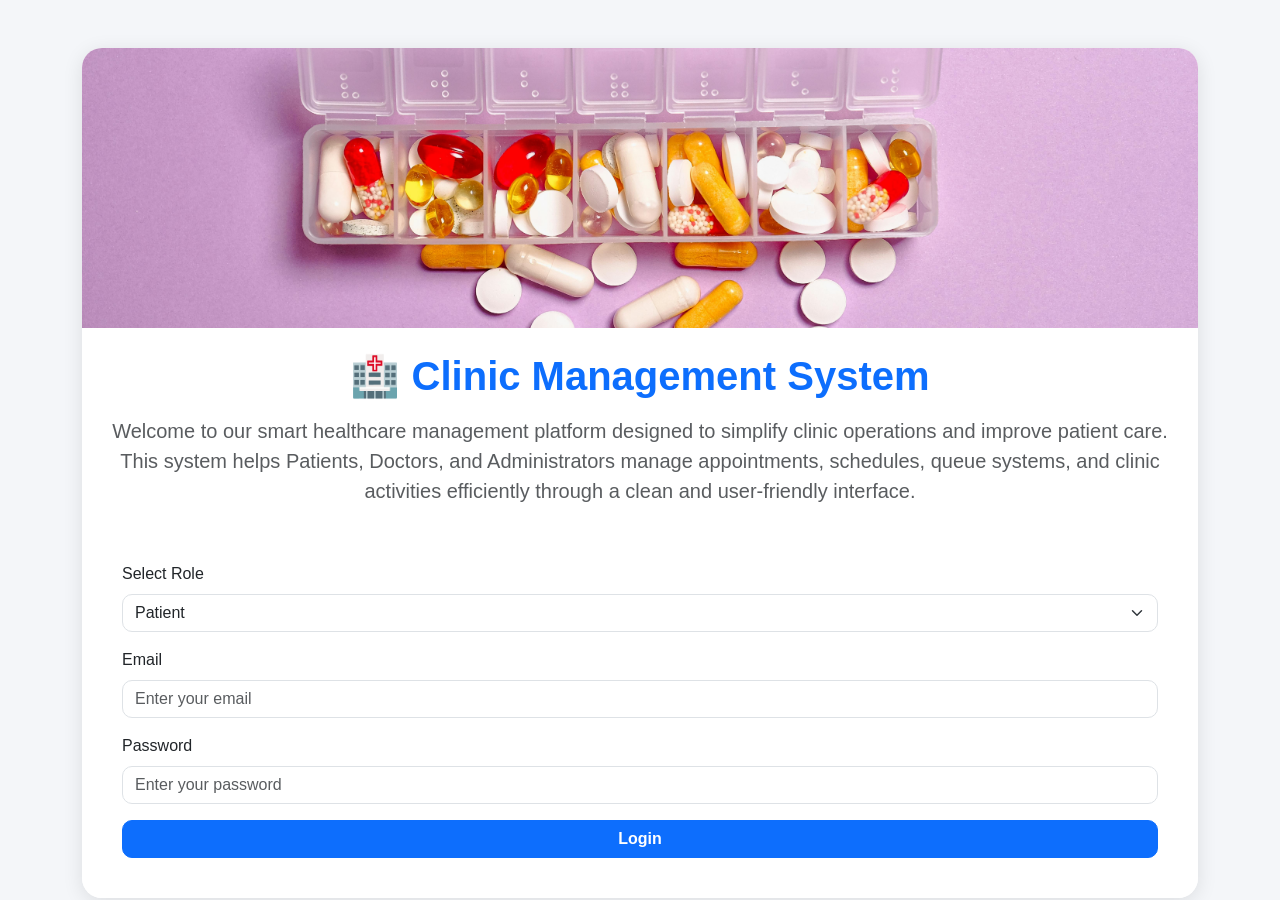
<file: index.html>
<!DOCTYPE html>
<html lang="en">

<head>
    <meta charset="UTF-8">
    <title>Clinic Management System</title>

    <!-- Bootstrap -->
    <link href="https://cdn.jsdelivr.net/npm/bootstrap@5.3.0/dist/css/bootstrap.min.css" rel="stylesheet">

    <style>
        body {
            background: #f4f6f9;
            font-family: Arial, sans-serif;
        }

        .main-card {
            border-radius: 20px;
            overflow: hidden;
            box-shadow: 0 4px 20px rgba(0,0,0,0.1);
        }

        .banner-image {
            width: 100%;
            height: 280px;
            object-fit: cover;
        }

        .login-section {
            padding: 40px;
            background: white;
        }

        .form-control,
        .form-select {
            border-radius: 10px;
        }

        .login-btn {
            border-radius: 10px;
            font-weight: bold;
        }

        .title {
            font-weight: bold;
            color: #0d6efd;
        }
    </style>
</head>

<body>

<div class="container mt-5">

    <div class="card main-card border-0">

        <!-- Hospital Image -->
        <img src="assets/images/hospital.jpg"
             class="banner-image"
             alt="Hospital Image">

             <!-- Welcome Section -->
<div class="text-center mt-4">

    <h1 class="fw-bold text-primary">
        🏥 Clinic Management System
    </h1>

    <p class="lead text-muted mt-3 px-4">

        Welcome to our smart healthcare management platform designed to 
        simplify clinic operations and improve patient care. 

        This system helps Patients, Doctors, and Administrators manage 
        appointments, schedules, queue systems, and clinic activities 
        efficiently through a clean and user-friendly interface.

    </p>

</div>
        <!-- Login Section -->
        <div class="login-section">

            <!-- Login Form -->
            <form id="loginForm">

                <!-- Role Selection -->
                <div class="mb-3">
                    <label class="form-label">Select Role</label>

                    <select class="form-select" id="role">
                        <option value="patient">Patient</option>
                        <option value="doctor">Doctor</option>
                        <option value="admin">Admin</option>
                    </select>
                </div>

                <!-- Email -->
                <div class="mb-3">
                    <label class="form-label">Email</label>

                    <input type="email"
                           class="form-control"
                           placeholder="Enter your email">
                </div>

                <!-- Password -->
                <div class="mb-3">
                    <label class="form-label">Password</label>

                    <input type="password"
                           class="form-control"
                           placeholder="Enter your password">
                </div>

                <!-- Login Button -->
                <button type="button"
                        onclick="login()"
                        class="btn btn-primary w-100 login-btn">
                    Login
                </button>

            </form>

        </div>

    </div>

</div>

<!-- JavaScript -->
<script>

function login() {

    let role = document.getElementById("role").value;

    if(role === "patient") {
        window.location.href = "patient/dashboard.html";
    }

    else if(role === "doctor") {
        window.location.href = "doctor/dashboard.html";
    }

    else if(role === "admin") {
        window.location.href = "admin/dashboard.html";
    }
}

</script>

</body>
</html>
</file>
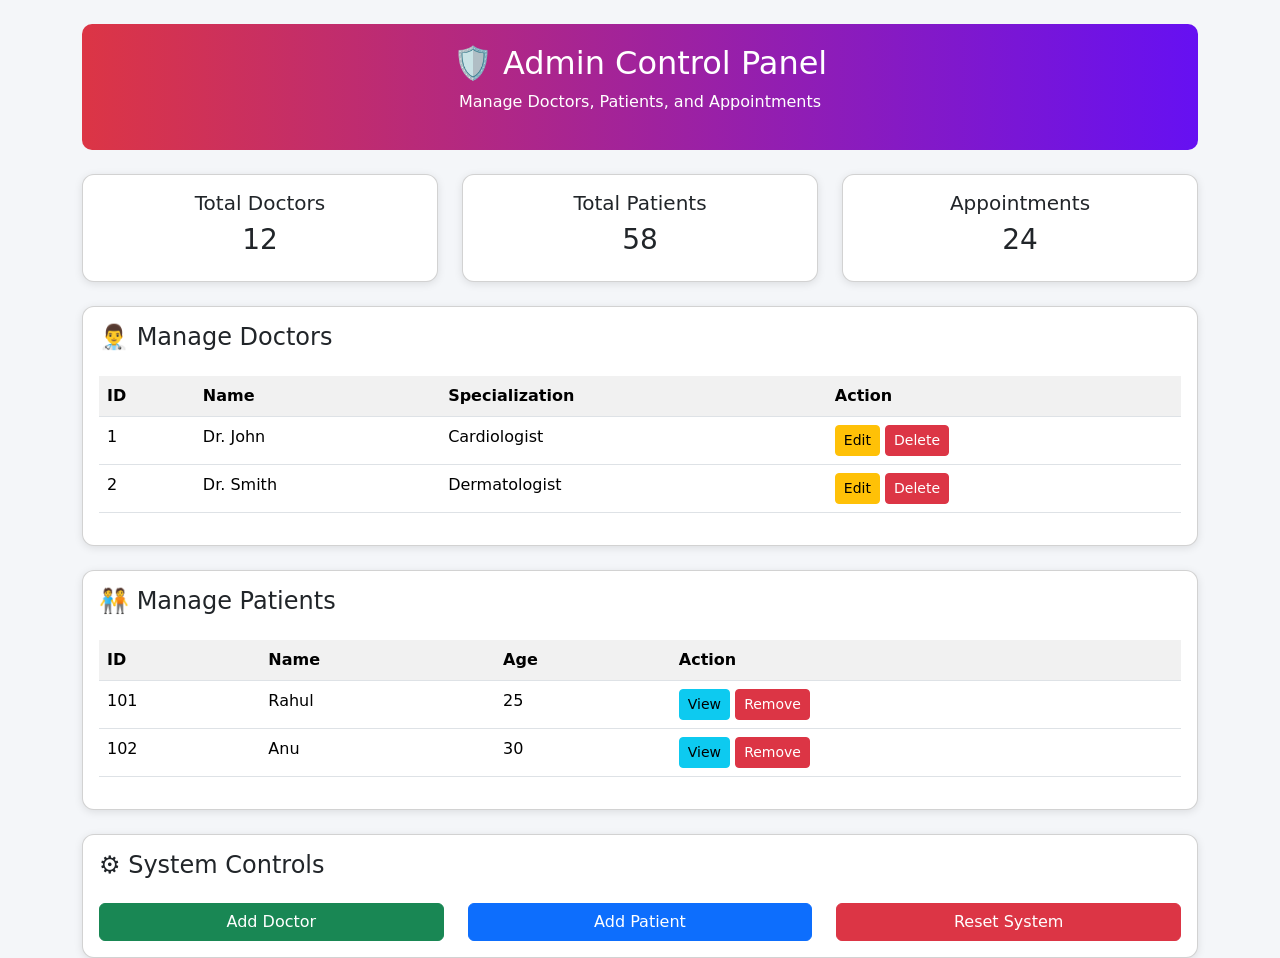
<file: admin/control.html>
<!DOCTYPE html>
<html lang="en">
<head>
    <meta charset="UTF-8">
    <title>Admin Control Panel</title>

    <link href="https://cdn.jsdelivr.net/npm/bootstrap@5.3.0/dist/css/bootstrap.min.css" rel="stylesheet">

    <style>
        body {
            background: #f4f6f9;
        }

        .header {
            background: linear-gradient(90deg, #dc3545, #6610f2);
            color: white;
            padding: 20px;
            border-radius: 10px;
        }

        .card {
            border-radius: 12px;
            box-shadow: 0 2px 8px rgba(0,0,0,0.1);
        }

        .table th {
            background-color: #f1f1f1;
        }
    </style>
</head>

<body class="container mt-4">

    <!-- Header -->
    <div class="header text-center">
        <h2>🛡️ Admin Control Panel</h2>
        <p>Manage Doctors, Patients, and Appointments</p>
    </div>

    <!-- Quick Stats -->
    <div class="row mt-4">

        <div class="col-md-4">
            <div class="card p-3 text-center">
                <h5>Total Doctors</h5>
                <h3>12</h3>
            </div>
        </div>

        <div class="col-md-4">
            <div class="card p-3 text-center">
                <h5>Total Patients</h5>
                <h3>58</h3>
            </div>
        </div>

        <div class="col-md-4">
            <div class="card p-3 text-center">
                <h5>Appointments</h5>
                <h3>24</h3>
            </div>
        </div>

    </div>

    <!-- Manage Doctors -->
    <div class="card mt-4 p-3">
        <h4>👨‍⚕️ Manage Doctors</h4>

        <table class="table mt-3">
            <thead>
                <tr>
                    <th>ID</th>
                    <th>Name</th>
                    <th>Specialization</th>
                    <th>Action</th>
                </tr>
            </thead>

            <tbody>
                <tr>
                    <td>1</td>
                    <td>Dr. John</td>
                    <td>Cardiologist</td>
                    <td>
                        <button class="btn btn-sm btn-warning">Edit</button>
                        <button class="btn btn-sm btn-danger">Delete</button>
                    </td>
                </tr>

                <tr>
                    <td>2</td>
                    <td>Dr. Smith</td>
                    <td>Dermatologist</td>
                    <td>
                        <button class="btn btn-sm btn-warning">Edit</button>
                        <button class="btn btn-sm btn-danger">Delete</button>
                    </td>
                </tr>
            </tbody>
        </table>
    </div>

    <!-- Manage Patients -->
    <div class="card mt-4 p-3">
        <h4>🧑‍🤝‍🧑 Manage Patients</h4>

        <table class="table mt-3">
            <thead>
                <tr>
                    <th>ID</th>
                    <th>Name</th>
                    <th>Age</th>
                    <th>Action</th>
                </tr>
            </thead>

            <tbody>
                <tr>
                    <td>101</td>
                    <td>Rahul</td>
                    <td>25</td>
                    <td>
                        <button class="btn btn-sm btn-info">View</button>
                        <button class="btn btn-sm btn-danger">Remove</button>
                    </td>
                </tr>

                <tr>
                    <td>102</td>
                    <td>Anu</td>
                    <td>30</td>
                    <td>
                        <button class="btn btn-sm btn-info">View</button>
                        <button class="btn btn-sm btn-danger">Remove</button>
                    </td>
                </tr>
            </tbody>
        </table>
    </div>

    <!-- System Controls -->
    <div class="card mt-4 p-3">
        <h4>⚙️ System Controls</h4>

        <div class="row mt-3">

            <div class="col-md-4">
                <button class="btn btn-success w-100">Add Doctor</button>
            </div>

            <div class="col-md-4">
                <button class="btn btn-primary w-100">Add Patient</button>
            </div>

            <div class="col-md-4">
                <button class="btn btn-danger w-100">Reset System</button>
            </div>

        </div>
    </div>

</body>
</html>
</file>
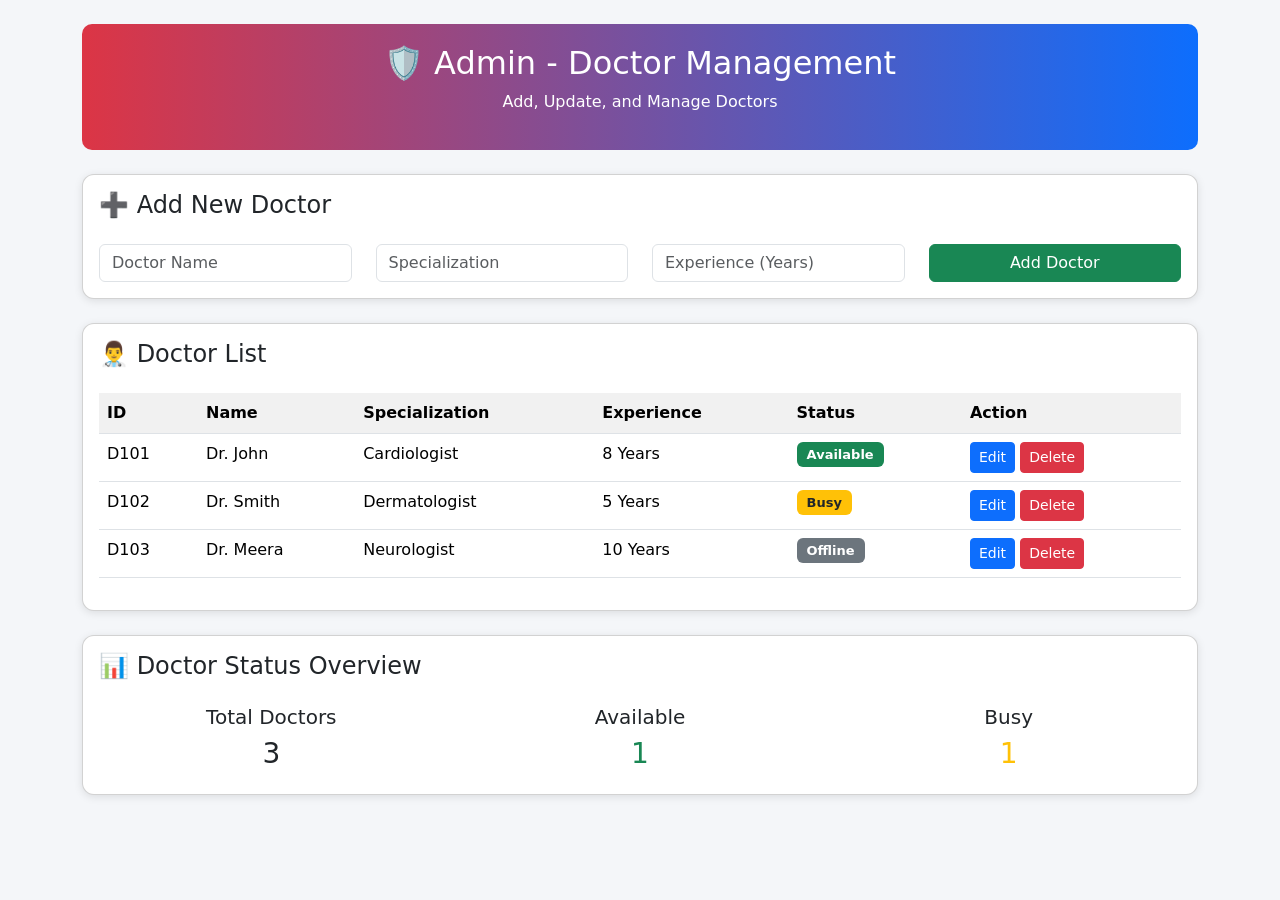
<file: admin/doctor.html>
<!DOCTYPE html>
<html lang="en">
<head>
    <meta charset="UTF-8">
    <title>Admin - Manage Doctors</title>

    <link href="https://cdn.jsdelivr.net/npm/bootstrap@5.3.0/dist/css/bootstrap.min.css" rel="stylesheet">

    <style>
        body {
            background: #f4f6f9;
        }

        .header {
            background: linear-gradient(90deg, #dc3545, #0d6efd);
            color: white;
            padding: 20px;
            border-radius: 10px;
        }

        .card {
            border-radius: 12px;
            box-shadow: 0 2px 8px rgba(0,0,0,0.1);
        }

        .table th {
            background-color: #f1f1f1;
        }

        .badge-status {
            font-size: 13px;
            padding: 6px 10px;
        }
    </style>
</head>

<body class="container mt-4">

    <!-- Header -->
    <div class="header text-center">
        <h2>🛡️ Admin - Doctor Management</h2>
        <p>Add, Update, and Manage Doctors</p>
    </div>

    <!-- Add Doctor Form -->
    <div class="card mt-4 p-3">
        <h4>➕ Add New Doctor</h4>

        <div class="row mt-3">

            <div class="col-md-3">
                <input type="text" class="form-control" placeholder="Doctor Name">
            </div>

            <div class="col-md-3">
                <input type="text" class="form-control" placeholder="Specialization">
            </div>

            <div class="col-md-3">
                <input type="text" class="form-control" placeholder="Experience (Years)">
            </div>

            <div class="col-md-3">
                <button class="btn btn-success w-100">Add Doctor</button>
            </div>

        </div>
    </div>

    <!-- Doctor List -->
    <div class="card mt-4 p-3">
        <h4>👨‍⚕️ Doctor List</h4>

        <table class="table mt-3">
            <thead>
                <tr>
                    <th>ID</th>
                    <th>Name</th>
                    <th>Specialization</th>
                    <th>Experience</th>
                    <th>Status</th>
                    <th>Action</th>
                </tr>
            </thead>

            <tbody>
                <tr>
                    <td>D101</td>
                    <td>Dr. John</td>
                    <td>Cardiologist</td>
                    <td>8 Years</td>
                    <td>
                        <span class="badge bg-success badge-status">Available</span>
                    </td>
                    <td>
                        <button class="btn btn-sm btn-primary">Edit</button>
                        <button class="btn btn-sm btn-danger">Delete</button>
                    </td>
                </tr>

                <tr>
                    <td>D102</td>
                    <td>Dr. Smith</td>
                    <td>Dermatologist</td>
                    <td>5 Years</td>
                    <td>
                        <span class="badge bg-warning text-dark badge-status">Busy</span>
                    </td>
                    <td>
                        <button class="btn btn-sm btn-primary">Edit</button>
                        <button class="btn btn-sm btn-danger">Delete</button>
                    </td>
                </tr>

                <tr>
                    <td>D103</td>
                    <td>Dr. Meera</td>
                    <td>Neurologist</td>
                    <td>10 Years</td>
                    <td>
                        <span class="badge bg-secondary badge-status">Offline</span>
                    </td>
                    <td>
                        <button class="btn btn-sm btn-primary">Edit</button>
                        <button class="btn btn-sm btn-danger">Delete</button>
                    </td>
                </tr>
            </tbody>
        </table>
    </div>

    <!-- Doctor Status Panel -->
    <div class="card mt-4 p-3">
        <h4>📊 Doctor Status Overview</h4>

        <div class="row text-center mt-3">

            <div class="col-md-4">
                <h5>Total Doctors</h5>
                <h3>3</h3>
            </div>

            <div class="col-md-4">
                <h5>Available</h5>
                <h3 class="text-success">1</h3>
            </div>

            <div class="col-md-4">
                <h5>Busy</h5>
                <h3 class="text-warning">1</h3>
            </div>

        </div>
    </div>

</body>
</html>
</file>
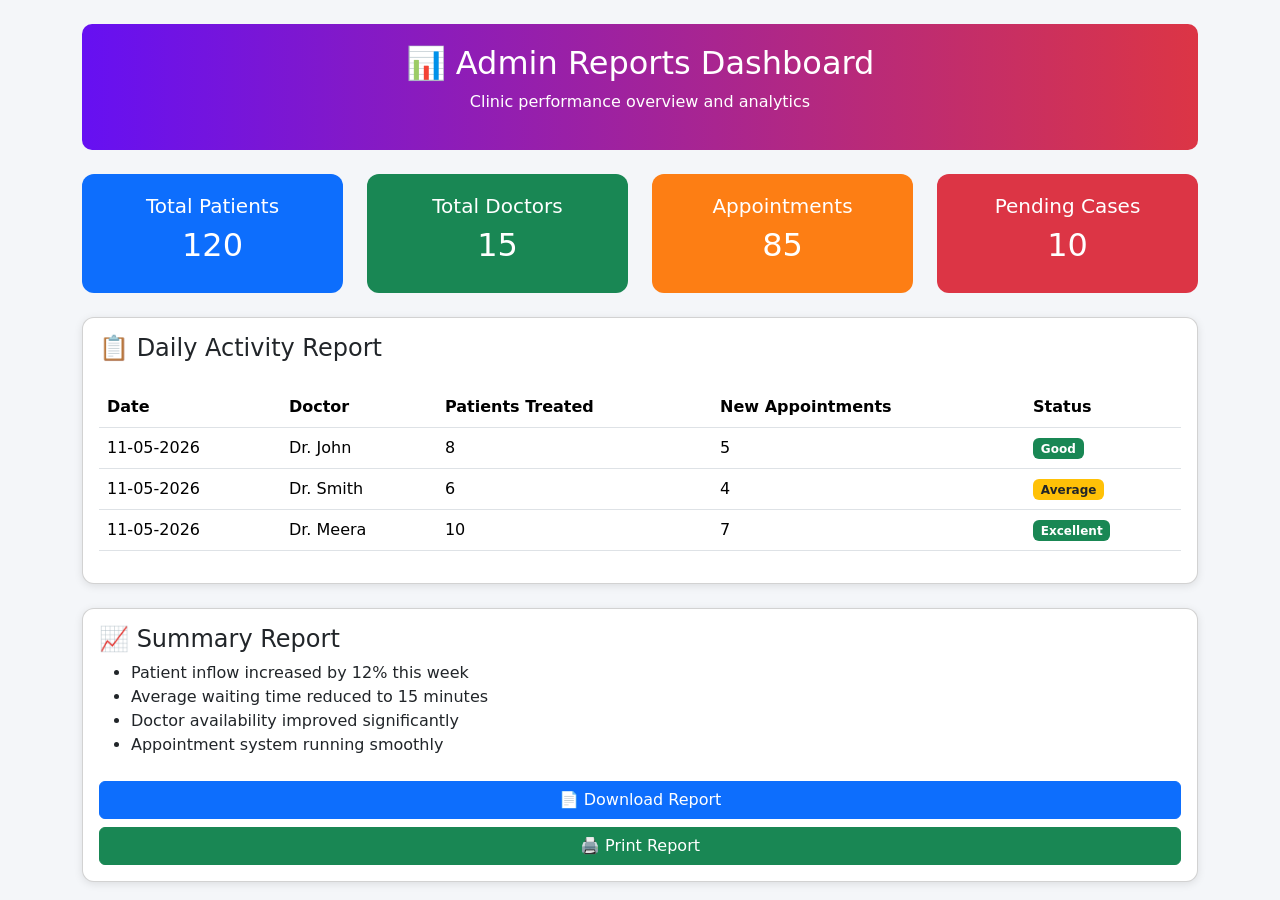
<file: admin/report.html>
<!DOCTYPE html>
<html lang="en">
<head>
    <meta charset="UTF-8">
    <title>Admin Reports</title>

    <link href="https://cdn.jsdelivr.net/npm/bootstrap@5.3.0/dist/css/bootstrap.min.css" rel="stylesheet">

    <style>
        body {
            background: #f4f6f9;
        }

        .header {
            background: linear-gradient(90deg, #6610f2, #dc3545);
            color: white;
            padding: 20px;
            border-radius: 10px;
        }

        .card {
            border-radius: 12px;
            box-shadow: 0 2px 8px rgba(0,0,0,0.1);
        }

        .stat-box {
            padding: 20px;
            border-radius: 12px;
            color: white;
            text-align: center;
        }

        .blue { background: #0d6efd; }
        .green { background: #198754; }
        .orange { background: #fd7e14; }
        .red { background: #dc3545; }
    </style>
</head>

<body class="container mt-4">

    <!-- Header -->
    <div class="header text-center">
        <h2>📊 Admin Reports Dashboard</h2>
        <p>Clinic performance overview and analytics</p>
    </div>

    <!-- Stats Section -->
    <div class="row mt-4">

        <div class="col-md-3">
            <div class="stat-box blue">
                <h5>Total Patients</h5>
                <h2>120</h2>
            </div>
        </div>

        <div class="col-md-3">
            <div class="stat-box green">
                <h5>Total Doctors</h5>
                <h2>15</h2>
            </div>
        </div>

        <div class="col-md-3">
            <div class="stat-box orange">
                <h5>Appointments</h5>
                <h2>85</h2>
            </div>
        </div>

        <div class="col-md-3">
            <div class="stat-box red">
                <h5>Pending Cases</h5>
                <h2>10</h2>
            </div>
        </div>

    </div>

    <!-- Report Table -->
    <div class="card mt-4 p-3">
        <h4>📋 Daily Activity Report</h4>

        <table class="table mt-3">
            <thead>
                <tr>
                    <th>Date</th>
                    <th>Doctor</th>
                    <th>Patients Treated</th>
                    <th>New Appointments</th>
                    <th>Status</th>
                </tr>
            </thead>

            <tbody>
                <tr>
                    <td>11-05-2026</td>
                    <td>Dr. John</td>
                    <td>8</td>
                    <td>5</td>
                    <td><span class="badge bg-success">Good</span></td>
                </tr>

                <tr>
                    <td>11-05-2026</td>
                    <td>Dr. Smith</td>
                    <td>6</td>
                    <td>4</td>
                    <td><span class="badge bg-warning text-dark">Average</span></td>
                </tr>

                <tr>
                    <td>11-05-2026</td>
                    <td>Dr. Meera</td>
                    <td>10</td>
                    <td>7</td>
                    <td><span class="badge bg-success">Excellent</span></td>
                </tr>
            </tbody>
        </table>
    </div>

    <!-- Summary Section -->
    <div class="card mt-4 p-3">
        <h4>📈 Summary Report</h4>

        <ul>
            <li>Patient inflow increased by 12% this week</li>
            <li>Average waiting time reduced to 15 minutes</li>
            <li>Doctor availability improved significantly</li>
            <li>Appointment system running smoothly</li>
        </ul>

        <button class="btn btn-primary mt-2">📄 Download Report</button>
        <button class="btn btn-success mt-2">🖨️ Print Report</button>
    </div>

</body>
</html>
</file>
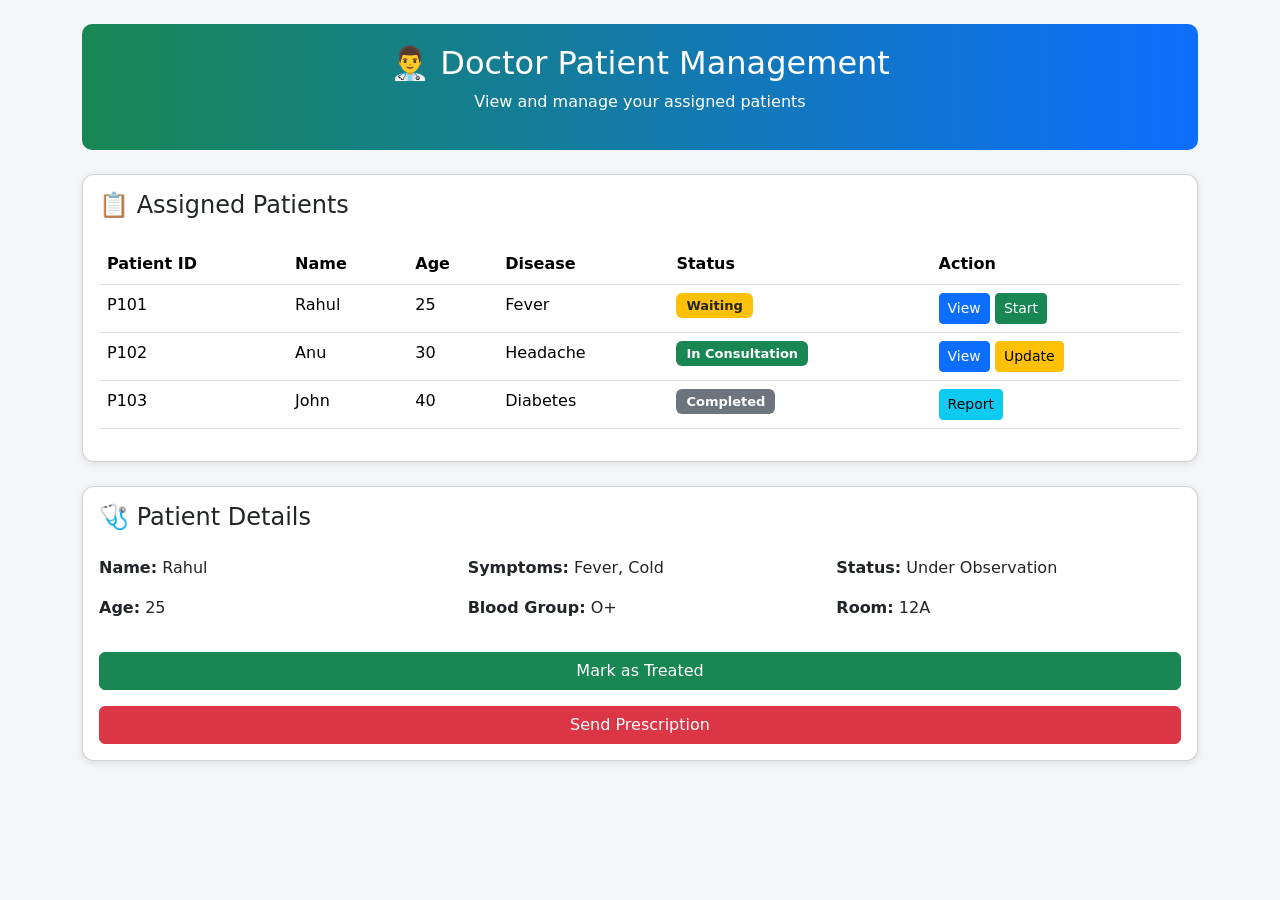
<file: doctor/patient.html>
<!DOCTYPE html>
<html lang="en">
<head>
    <meta charset="UTF-8">
    <title>Doctor - Patient List</title>

    <link href="https://cdn.jsdelivr.net/npm/bootstrap@5.3.0/dist/css/bootstrap.min.css" rel="stylesheet">

    <style>
        body {
            background: #f4f6f9;
        }

        .header {
            background: linear-gradient(90deg, #198754, #0d6efd);
            color: white;
            padding: 20px;
            border-radius: 10px;
        }

        .card {
            border-radius: 12px;
            box-shadow: 0 2px 8px rgba(0,0,0,0.1);
        }

        .badge-status {
            font-size: 13px;
            padding: 6px 10px;
        }
    </style>
</head>

<body class="container mt-4">

    <!-- Header -->
    <div class="header text-center">
        <h2>👨‍⚕️ Doctor Patient Management</h2>
        <p>View and manage your assigned patients</p>
    </div>

    <!-- Patient Table -->
    <div class="card mt-4 p-3">
        <h4>📋 Assigned Patients</h4>

        <table class="table mt-3">
            <thead>
                <tr>
                    <th>Patient ID</th>
                    <th>Name</th>
                    <th>Age</th>
                    <th>Disease</th>
                    <th>Status</th>
                    <th>Action</th>
                </tr>
            </thead>

            <tbody>
                <tr>
                    <td>P101</td>
                    <td>Rahul</td>
                    <td>25</td>
                    <td>Fever</td>
                    <td>
                        <span class="badge bg-warning text-dark badge-status">Waiting</span>
                    </td>
                    <td>
                        <button class="btn btn-sm btn-primary">View</button>
                        <button class="btn btn-sm btn-success">Start</button>
                    </td>
                </tr>

                <tr>
                    <td>P102</td>
                    <td>Anu</td>
                    <td>30</td>
                    <td>Headache</td>
                    <td>
                        <span class="badge bg-success badge-status">In Consultation</span>
                    </td>
                    <td>
                        <button class="btn btn-sm btn-primary">View</button>
                        <button class="btn btn-sm btn-warning">Update</button>
                    </td>
                </tr>

                <tr>
                    <td>P103</td>
                    <td>John</td>
                    <td>40</td>
                    <td>Diabetes</td>
                    <td>
                        <span class="badge bg-secondary badge-status">Completed</span>
                    </td>
                    <td>
                        <button class="btn btn-sm btn-info">Report</button>
                    </td>
                </tr>
            </tbody>
        </table>
    </div>

    <!-- Patient Details Section -->
    <div class="card mt-4 p-3">
        <h4>🩺 Patient Details</h4>

        <div class="row mt-3">

            <div class="col-md-4">
                <p><strong>Name:</strong> Rahul</p>
                <p><strong>Age:</strong> 25</p>
            </div>

            <div class="col-md-4">
                <p><strong>Symptoms:</strong> Fever, Cold</p>
                <p><strong>Blood Group:</strong> O+</p>
            </div>

            <div class="col-md-4">
                <p><strong>Status:</strong> Under Observation</p>
                <p><strong>Room:</strong> 12A</p>
            </div>

        </div>

        <button class="btn btn-success mt-3">Mark as Treated</button>
        <button class="btn btn-danger mt-3">Send Prescription</button>
    </div>

</body>
</html>
</file>
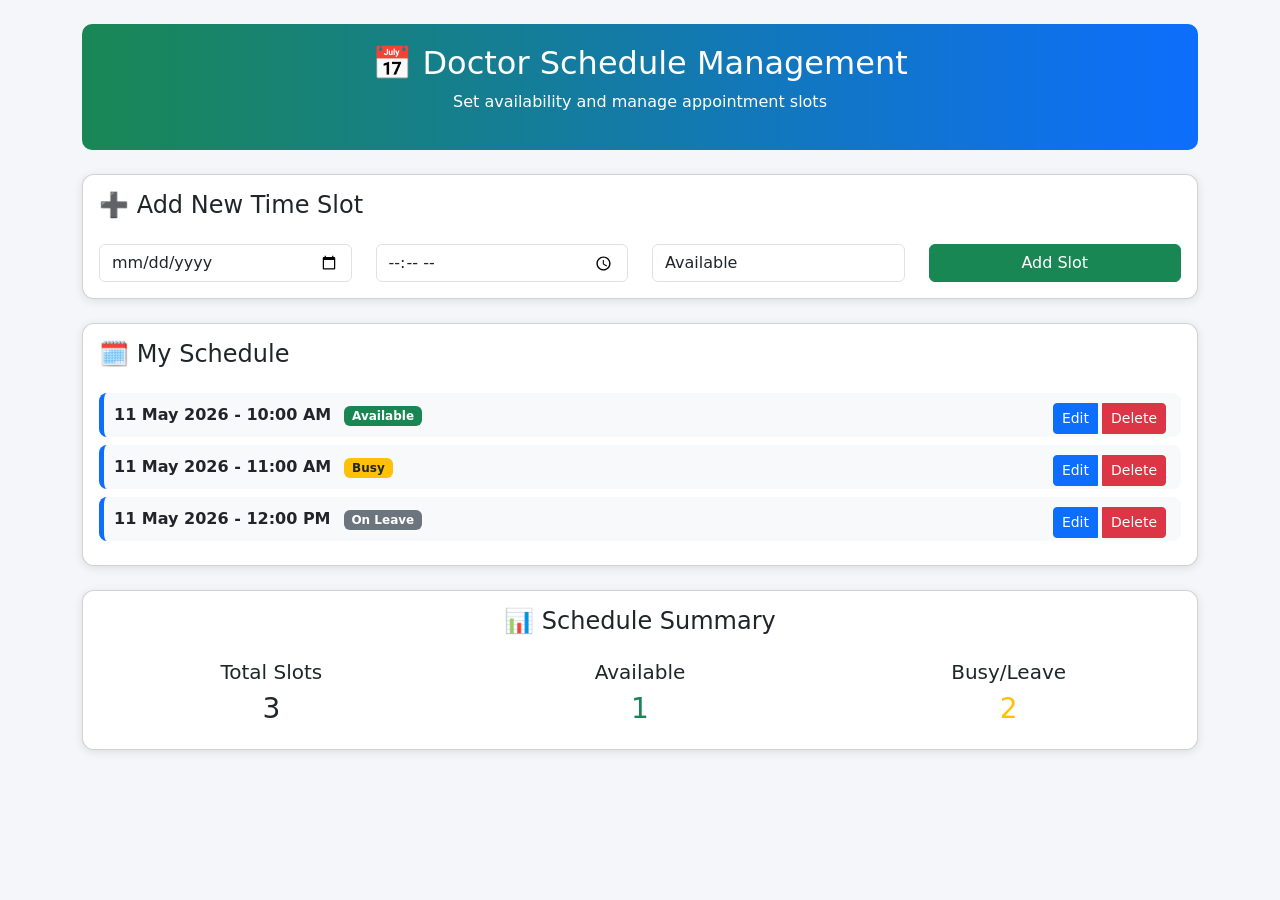
<file: doctor/schedule.html>
<!DOCTYPE html>
<html lang="en">
<head>
    <meta charset="UTF-8">
    <title>Doctor Schedule</title>

    <link href="https://cdn.jsdelivr.net/npm/bootstrap@5.3.0/dist/css/bootstrap.min.css" rel="stylesheet">

    <style>
        body {
            background: #f4f6f9;
        }

        .header {
            background: linear-gradient(90deg, #198754, #0d6efd);
            color: white;
            padding: 20px;
            border-radius: 10px;
        }

        .card {
            border-radius: 12px;
            box-shadow: 0 2px 10px rgba(0,0,0,0.1);
        }

        .slot {
            padding: 10px;
            border-radius: 8px;
            margin-bottom: 8px;
            background: #f8f9fa;
            border-left: 5px solid #0d6efd;
        }

        .btn-group button {
            margin-right: 5px;
        }
    </style>
</head>

<body class="container mt-4">

    <!-- Header -->
    <div class="header text-center">
        <h2>📅 Doctor Schedule Management</h2>
        <p>Set availability and manage appointment slots</p>
    </div>

    <!-- Add Schedule -->
    <div class="card mt-4 p-3">
        <h4>➕ Add New Time Slot</h4>

        <div class="row mt-3">

            <div class="col-md-3">
                <input type="date" class="form-control">
            </div>

            <div class="col-md-3">
                <input type="time" class="form-control">
            </div>

            <div class="col-md-3">
                <select class="form-control">
                    <option>Available</option>
                    <option>Busy</option>
                    <option>On Leave</option>
                </select>
            </div>

            <div class="col-md-3">
                <button class="btn btn-success w-100">Add Slot</button>
            </div>

        </div>
    </div>

    <!-- Schedule List -->
    <div class="card mt-4 p-3">
        <h4>🗓️ My Schedule</h4>

        <div class="mt-3">

            <div class="slot">
                <strong>11 May 2026 - 10:00 AM</strong>
                <span class="badge bg-success ms-2">Available</span>

                <div class="float-end btn-group">
                    <button class="btn btn-sm btn-primary">Edit</button>
                    <button class="btn btn-sm btn-danger">Delete</button>
                </div>
            </div>

            <div class="slot">
                <strong>11 May 2026 - 11:00 AM</strong>
                <span class="badge bg-warning text-dark ms-2">Busy</span>

                <div class="float-end btn-group">
                    <button class="btn btn-sm btn-primary">Edit</button>
                    <button class="btn btn-sm btn-danger">Delete</button>
                </div>
            </div>

            <div class="slot">
                <strong>11 May 2026 - 12:00 PM</strong>
                <span class="badge bg-secondary ms-2">On Leave</span>

                <div class="float-end btn-group">
                    <button class="btn btn-sm btn-primary">Edit</button>
                    <button class="btn btn-sm btn-danger">Delete</button>
                </div>
            </div>

        </div>
    </div>

    <!-- Summary -->
    <div class="card mt-4 p-3 text-center">
        <h4>📊 Schedule Summary</h4>

        <div class="row mt-3">

            <div class="col-md-4">
                <h5>Total Slots</h5>
                <h3>3</h3>
            </div>

            <div class="col-md-4">
                <h5>Available</h5>
                <h3 class="text-success">1</h3>
            </div>

            <div class="col-md-4">
                <h5>Busy/Leave</h5>
                <h3 class="text-warning">2</h3>
            </div>

        </div>
    </div>

</body>
</html>
</file>
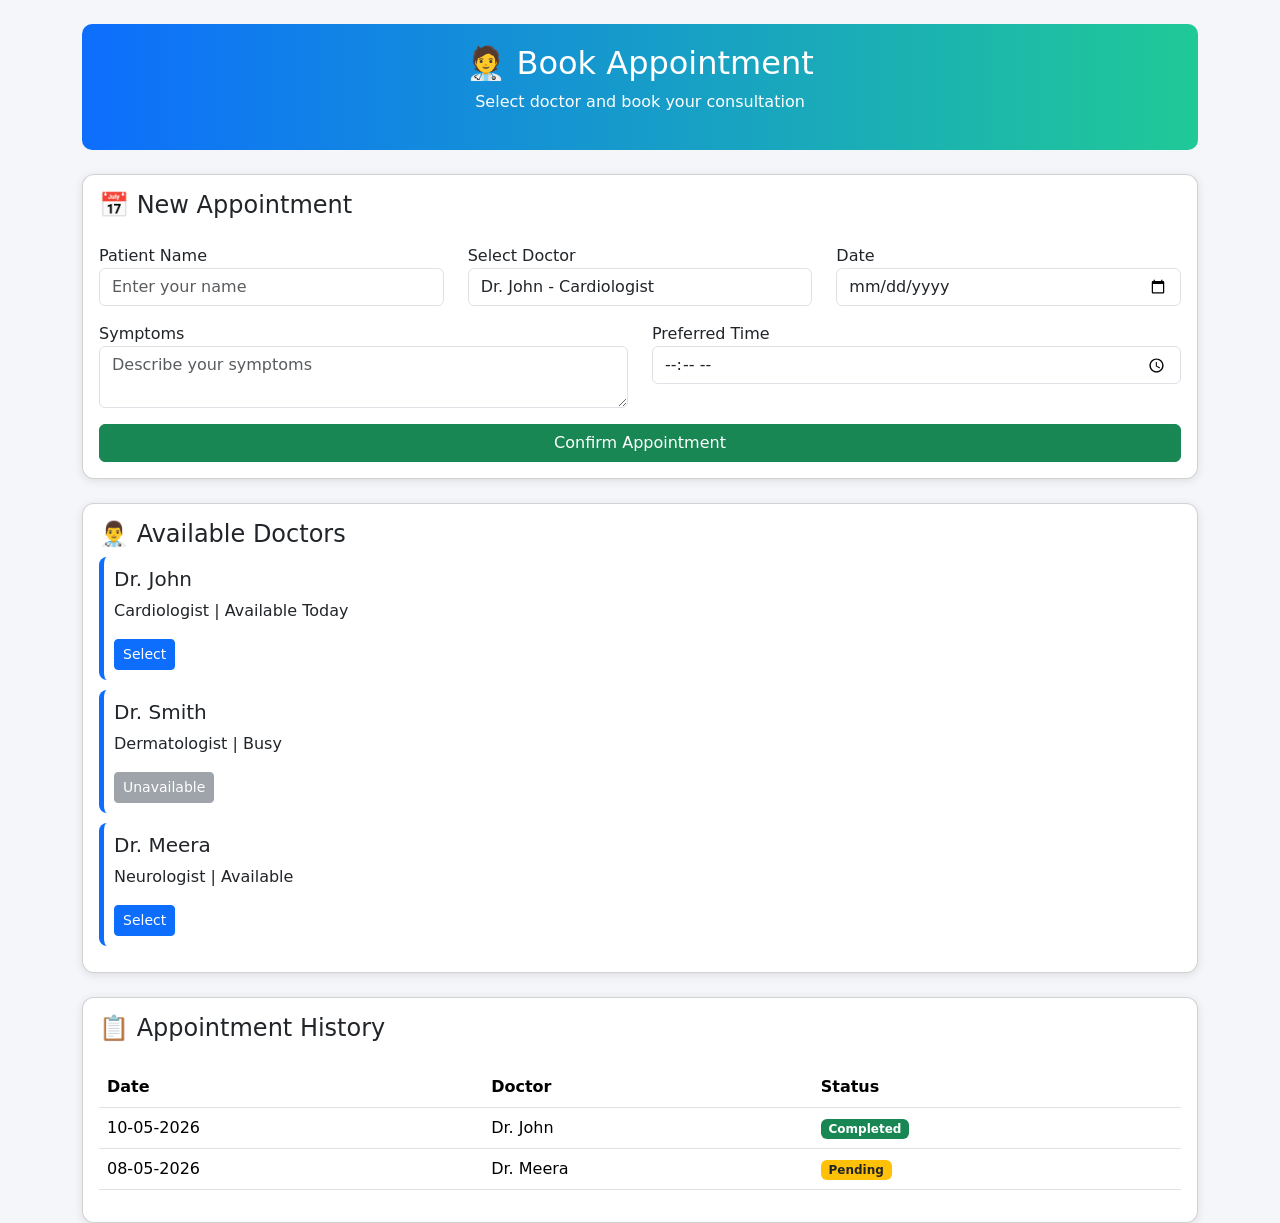
<file: patient/appointments.html>
<!DOCTYPE html>
<html lang="en">
<head>
    <meta charset="UTF-8">
    <title>Book Appointment</title>

    <link href="https://cdn.jsdelivr.net/npm/bootstrap@5.3.0/dist/css/bootstrap.min.css" rel="stylesheet">

    <style>
        body {
            background: #f4f6f9;
        }

        .header {
            background: linear-gradient(90deg, #0d6efd, #20c997);
            color: white;
            padding: 20px;
            border-radius: 10px;
        }

        .card {
            border-radius: 12px;
            box-shadow: 0 2px 10px rgba(0,0,0,0.1);
        }

        .doctor-card {
            border-left: 5px solid #0d6efd;
            padding: 10px;
            margin-bottom: 10px;
            background: #fff;
            border-radius: 8px;
        }
    </style>
</head>

<body class="container mt-4">

    <!-- Header -->
    <div class="header text-center">
        <h2>🧑‍⚕️ Book Appointment</h2>
        <p>Select doctor and book your consultation</p>
    </div>

    <!-- Appointment Form -->
    <div class="card mt-4 p-3">
        <h4>📅 New Appointment</h4>

        <div class="row mt-3">

            <div class="col-md-4">
                <label>Patient Name</label>
                <input type="text" class="form-control" placeholder="Enter your name">
            </div>

            <div class="col-md-4">
                <label>Select Doctor</label>
                <select class="form-control">
                    <option>Dr. John - Cardiologist</option>
                    <option>Dr. Smith - Dermatologist</option>
                    <option>Dr. Meera - Neurologist</option>
                </select>
            </div>

            <div class="col-md-4">
                <label>Date</label>
                <input type="date" class="form-control">
            </div>

        </div>

        <div class="row mt-3">

            <div class="col-md-6">
                <label>Symptoms</label>
                <textarea class="form-control" placeholder="Describe your symptoms"></textarea>
            </div>

            <div class="col-md-6">
                <label>Preferred Time</label>
                <input type="time" class="form-control">
            </div>

        </div>

        <button class="btn btn-success mt-3 w-100">Confirm Appointment</button>
    </div>

    <!-- Available Doctors -->
    <div class="card mt-4 p-3">
        <h4>👨‍⚕️ Available Doctors</h4>

        <div class="doctor-card">
            <h5>Dr. John</h5>
            <p>Cardiologist | Available Today</p>
            <button class="btn btn-sm btn-primary">Select</button>
        </div>

        <div class="doctor-card">
            <h5>Dr. Smith</h5>
            <p>Dermatologist | Busy</p>
            <button class="btn btn-sm btn-secondary" disabled>Unavailable</button>
        </div>

        <div class="doctor-card">
            <h5>Dr. Meera</h5>
            <p>Neurologist | Available</p>
            <button class="btn btn-sm btn-primary">Select</button>
        </div>
    </div>

    <!-- Appointment History -->
    <div class="card mt-4 p-3">
        <h4>📋 Appointment History</h4>

        <table class="table mt-3">
            <thead>
                <tr>
                    <th>Date</th>
                    <th>Doctor</th>
                    <th>Status</th>
                </tr>
            </thead>

            <tbody>
                <tr>
                    <td>10-05-2026</td>
                    <td>Dr. John</td>
                    <td><span class="badge bg-success">Completed</span></td>
                </tr>

                <tr>
                    <td>08-05-2026</td>
                    <td>Dr. Meera</td>
                    <td><span class="badge bg-warning text-dark">Pending</span></td>
                </tr>
            </tbody>
        </table>
    </div>

</body>
</html>
</file>
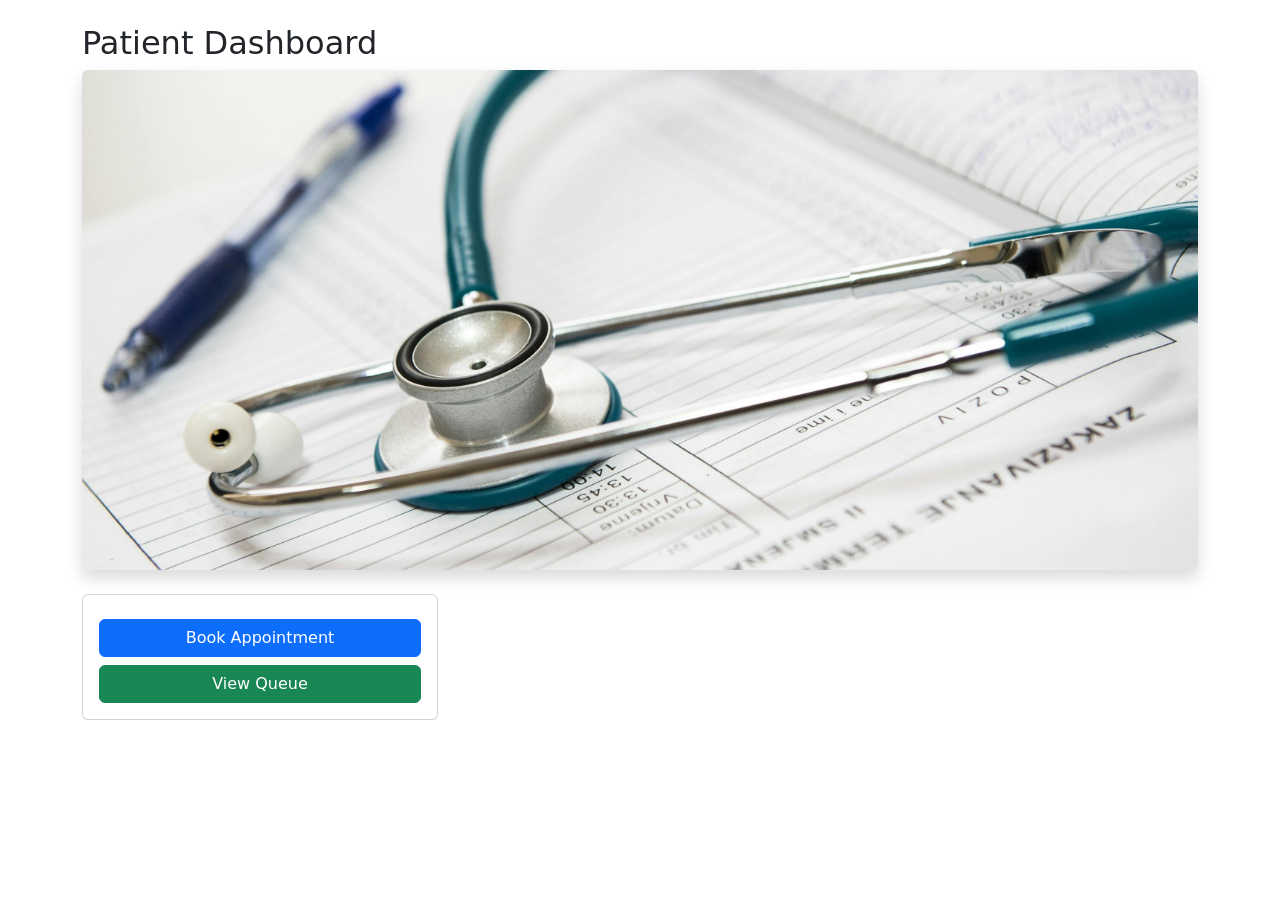
<file: patient/dashboard.html>
<!DOCTYPE html>
<html>
<head>
    <title>Patient Dashboard</title>
    <link href="https://cdn.jsdelivr.net/npm/bootstrap@5.3.0/dist/css/bootstrap.min.css" rel="stylesheet">
</head>
<body class="container mt-4">

<div class="dashboard-header">
    <h2>Patient Dashboard</h2>
    <img src="../assets/images/patient.jpg"
     class="img-fluid rounded shadow"
     style="
        width: 100%;
        height: 500px;
        object-fit: cover;
     ">
</div>

<div class="row mt-4">

    <div class="col-md-4">
        <div class="card p-3">

    <a href="appointments.html" class="btn btn-primary mt-2 w-100">Book Appointment</a>

    <a href="queue.html" class="btn btn-success mt-2 w-100">View Queue</a>
</div>


</div>

</body>
</html>
</file>
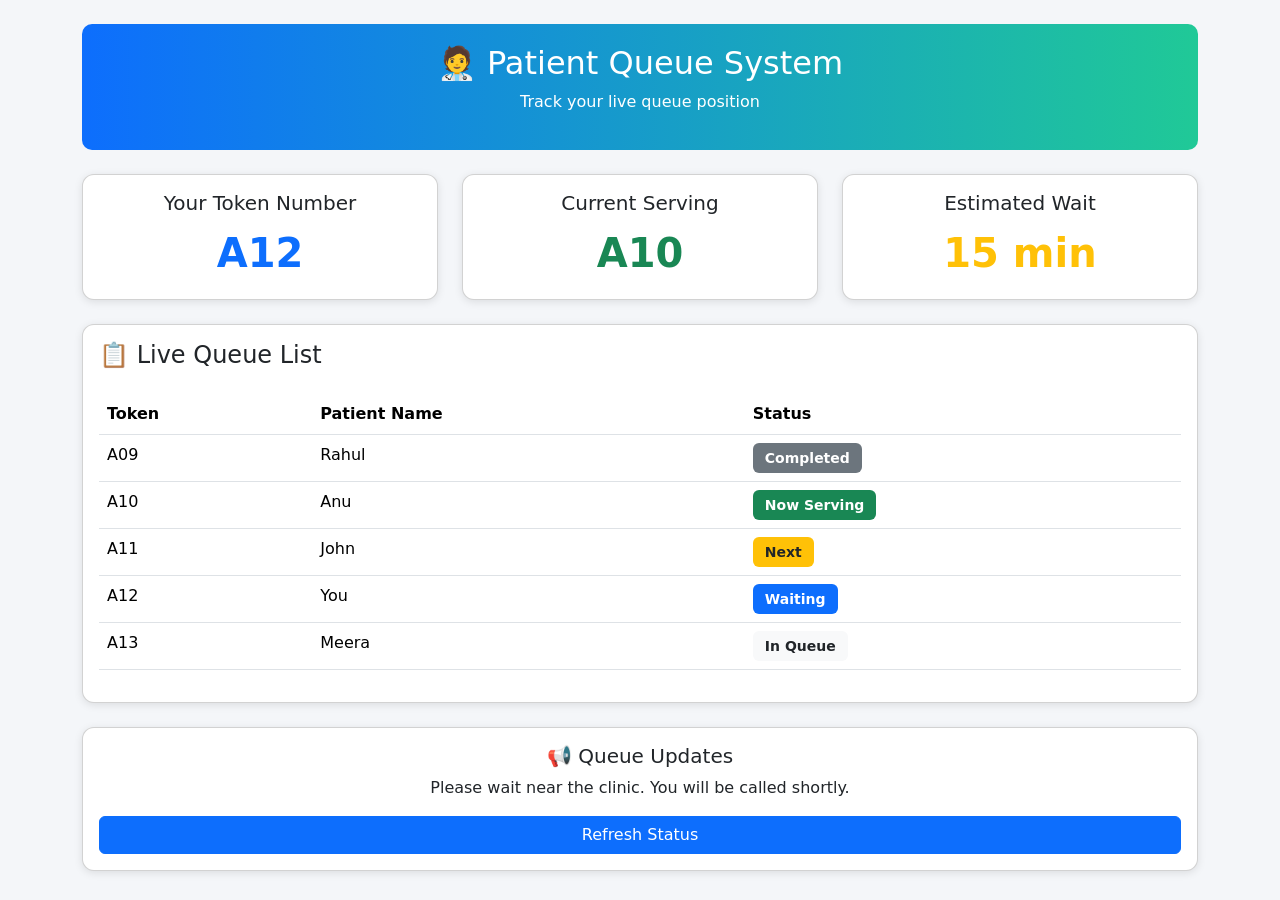
<file: patient/queue.html>
<!DOCTYPE html>
<html lang="en">
<head>
    <meta charset="UTF-8">
    <title>Patient Queue</title>

    <link href="https://cdn.jsdelivr.net/npm/bootstrap@5.3.0/dist/css/bootstrap.min.css" rel="stylesheet">

    <style>
        body {
            background: #f4f6f9;
        }

        .header {
            background: linear-gradient(90deg, #0d6efd, #20c997);
            color: white;
            padding: 20px;
            border-radius: 10px;
        }

        .card {
            border-radius: 12px;
            box-shadow: 0 2px 8px rgba(0,0,0,0.1);
        }

        .queue-number {
            font-size: 40px;
            font-weight: bold;
            color: #0d6efd;
        }

        .badge-custom {
            font-size: 14px;
            padding: 8px 12px;
        }
    </style>
</head>

<body class="container mt-4">

    <!-- Header -->
    <div class="header text-center">
        <h2>🧑‍⚕️ Patient Queue System</h2>
        <p>Track your live queue position</p>
    </div>

    <!-- Current Status -->
    <div class="row mt-4">

        <div class="col-md-4">
            <div class="card p-3 text-center">
                <h5>Your Token Number</h5>
                <div class="queue-number">A12</div>
            </div>
        </div>

        <div class="col-md-4">
            <div class="card p-3 text-center">
                <h5>Current Serving</h5>
                <div class="queue-number text-success">A10</div>
            </div>
        </div>

        <div class="col-md-4">
            <div class="card p-3 text-center">
                <h5>Estimated Wait</h5>
                <div class="queue-number text-warning">15 min</div>
            </div>
        </div>

    </div>

    <!-- Queue List -->
    <div class="card mt-4 p-3">
        <h4>📋 Live Queue List</h4>

        <table class="table mt-3">
            <thead>
                <tr>
                    <th>Token</th>
                    <th>Patient Name</th>
                    <th>Status</th>
                </tr>
            </thead>

            <tbody>
                <tr>
                    <td>A09</td>
                    <td>Rahul</td>
                    <td><span class="badge bg-secondary badge-custom">Completed</span></td>
                </tr>

                <tr>
                    <td>A10</td>
                    <td>Anu</td>
                    <td><span class="badge bg-success badge-custom">Now Serving</span></td>
                </tr>

                <tr>
                    <td>A11</td>
                    <td>John</td>
                    <td><span class="badge bg-warning text-dark badge-custom">Next</span></td>
                </tr>

                <tr>
                    <td>A12</td>
                    <td>You</td>
                    <td><span class="badge bg-primary badge-custom">Waiting</span></td>
                </tr>

                <tr>
                    <td>A13</td>
                    <td>Meera</td>
                    <td><span class="badge bg-light text-dark badge-custom">In Queue</span></td>
                </tr>
            </tbody>
        </table>
    </div>

    <!-- Action Section -->
    <div class="card mt-4 p-3 text-center">
        <h5>📢 Queue Updates</h5>
        <p>Please wait near the clinic. You will be called shortly.</p>

        <button class="btn btn-primary">Refresh Status</button>
    </div>

</body>
</html>
</file>
